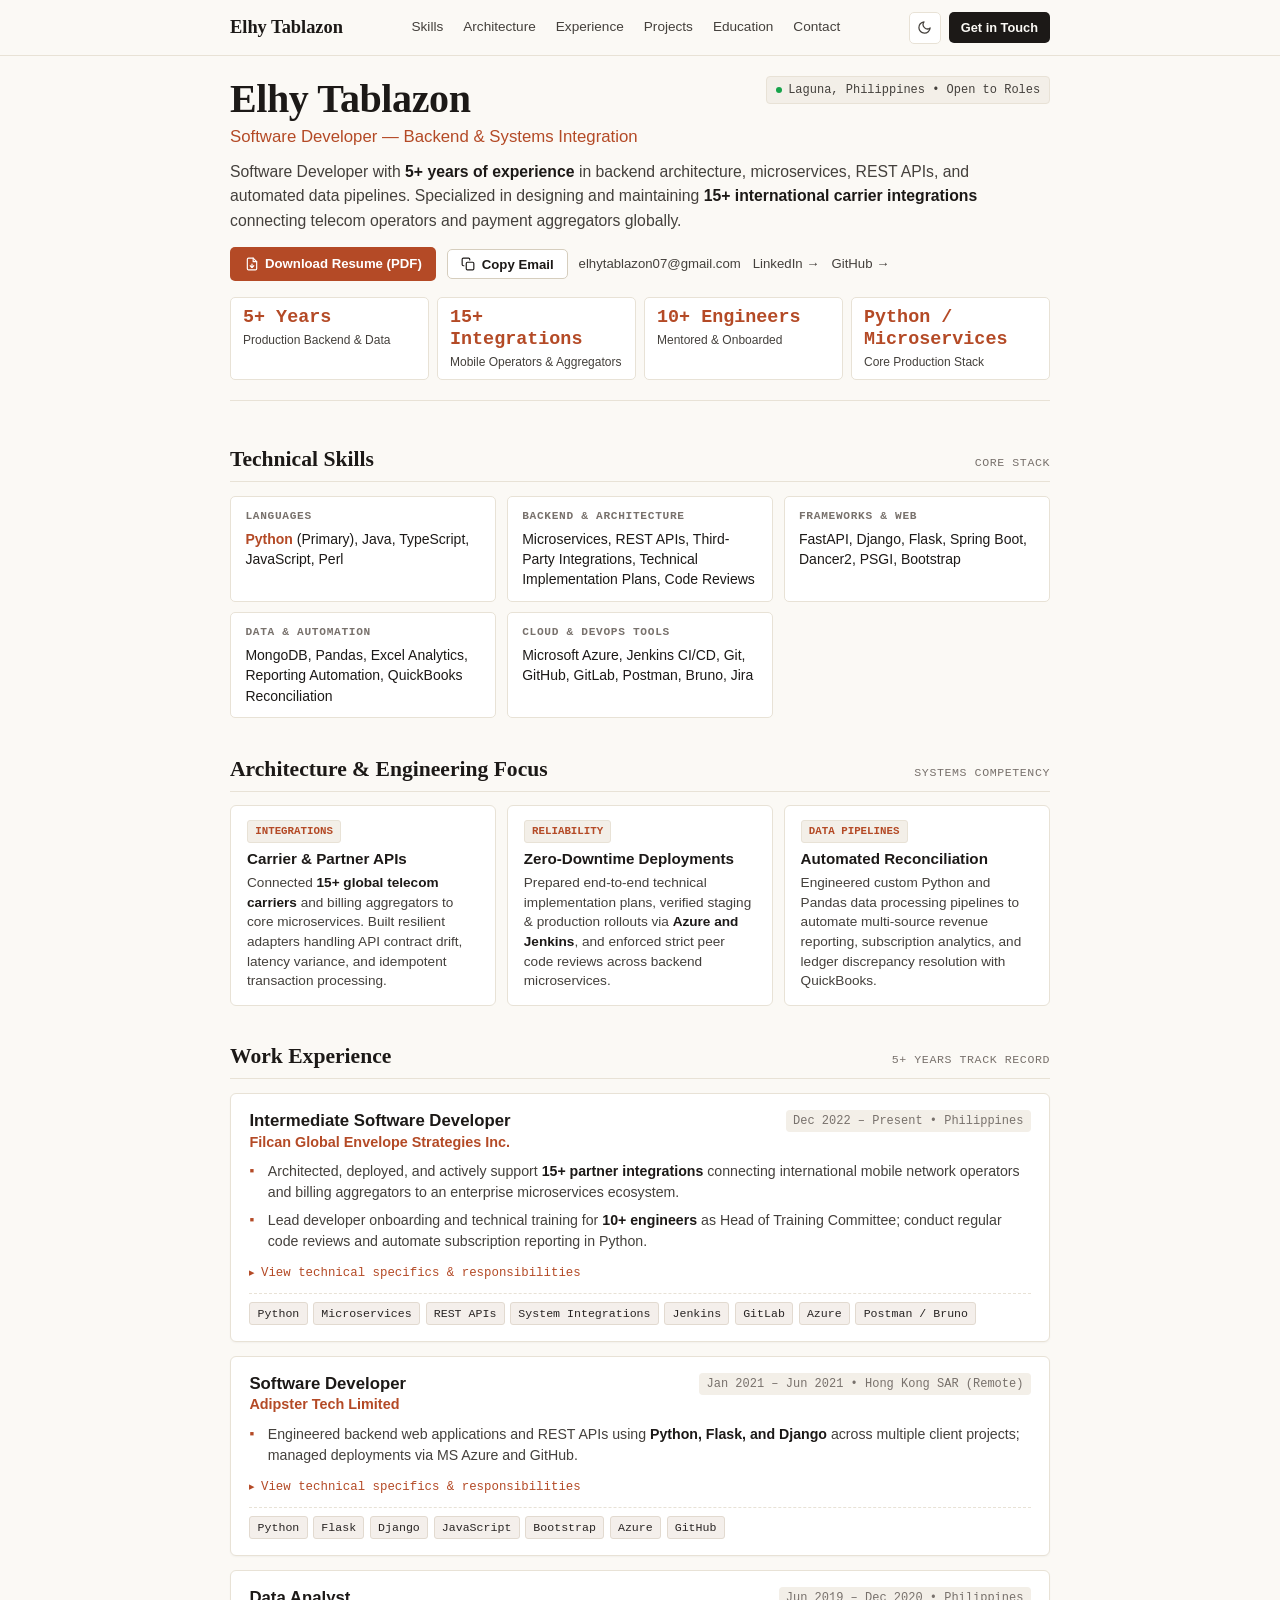
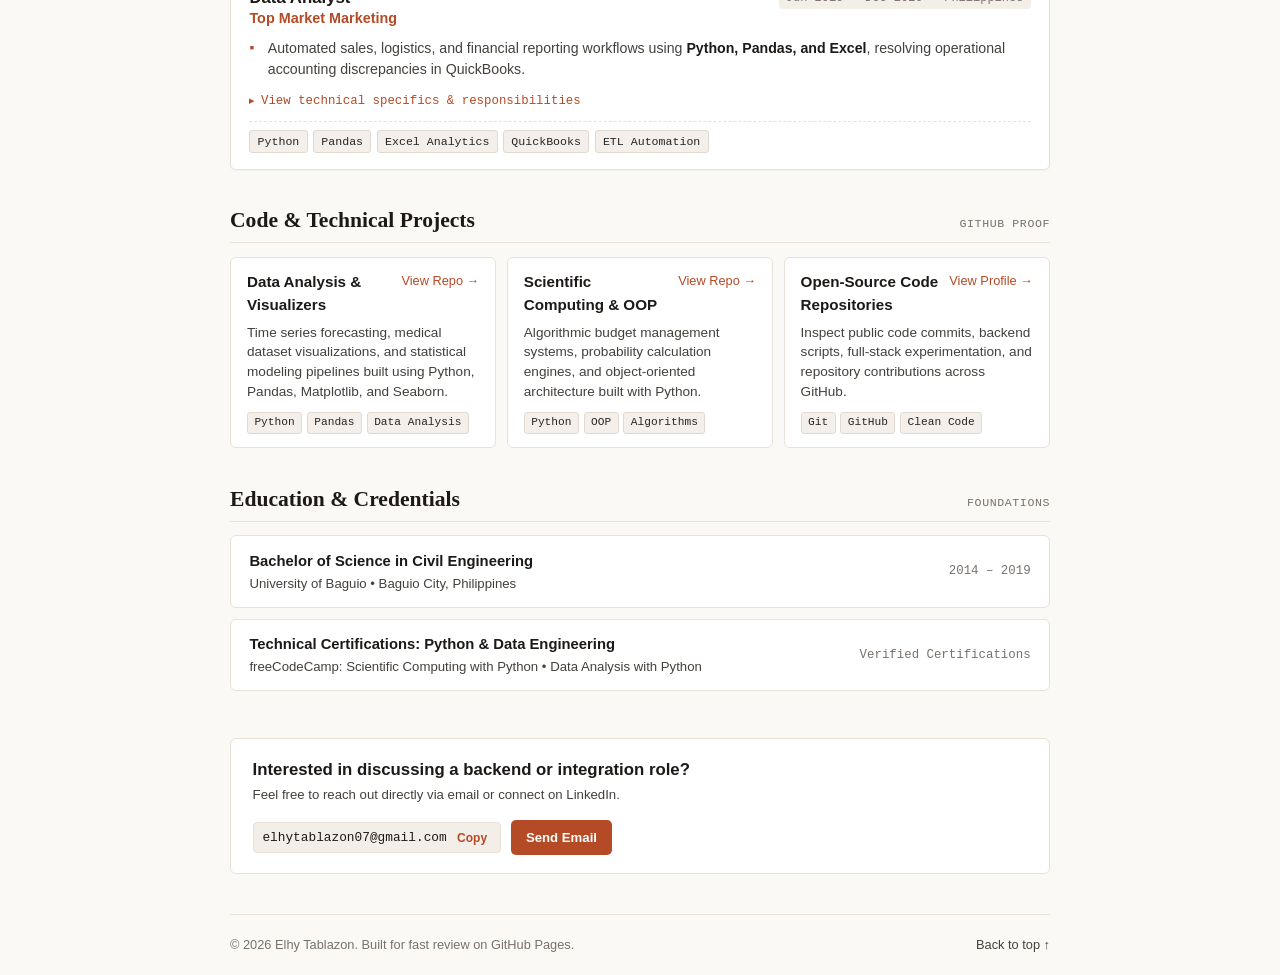
<file: index.html>
<!DOCTYPE html>
<html lang="en" data-theme="light">
<head>
  <meta charset="UTF-8">
  <meta name="viewport" content="width=device-width, initial-scale=1.0, viewport-fit=cover">
  <title>Elhy Tablazon — Software Developer</title>
  <meta name="description" content="Portfolio of Elhy Tablazon — Software Developer with 5+ years of experience in backend development, systems integrations, microservices, and data analysis.">
  <meta name="author" content="Elhy Tablazon">

  <!-- OpenGraph Metadata -->
  <meta property="og:title" content="Elhy Tablazon — Software Developer">
  <meta property="og:description" content="5+ years in backend engineering, microservices, telecom integrations, and Python data pipelines.">
  <meta property="og:type" content="website">
  <meta property="og:url" content="https://atelicious.github.io/">

  <link rel="stylesheet" href="./styles.css">
</head>
<body>

  <!-- ==========================================
       Sticky Navigation Bar
       ========================================== -->
  <header class="header-nav">
    <div class="container nav-inner">
      <a href="#overview" class="nav-brand" aria-label="Elhy Tablazon">
        Elhy Tablazon
      </a>

      <nav class="nav-menu" id="nav-menu">
        <a href="#skills">Skills</a>
        <a href="#architecture">Architecture</a>
        <a href="#experience">Experience</a>
        <a href="#projects">Projects</a>
        <a href="#education">Education</a>
        <a href="#contact">Contact</a>
      </nav>

      <div class="nav-controls">
        <button class="theme-btn" id="theme-toggle" type="button" aria-label="Toggle theme">
          <svg viewBox="0 0 24 24" width="15" height="15" fill="none" stroke="currentColor" stroke-width="2" stroke-linecap="round" stroke-linejoin="round">
            <path d="M21 12.79A9 9 0 1 1 11.21 3 7 7 0 0 0 21 12.79z"></path>
          </svg>
        </button>

        <a href="#contact" class="nav-contact-btn">
          Get in Touch
        </a>

        <button class="mobile-toggle" id="mobile-toggle" type="button" aria-label="Toggle navigation menu" aria-expanded="false">
          <svg viewBox="0 0 24 24" width="18" height="18" fill="none" stroke="currentColor" stroke-width="2" stroke-linecap="round" stroke-linejoin="round">
            <line x1="3" y1="12" x2="21" y2="12"></line>
            <line x1="3" y1="6" x2="21" y2="6"></line>
            <line x1="3" y1="18" x2="21" y2="18"></line>
          </svg>
        </button>
      </div>
    </div>
  </header>

  <main class="container">
    <!-- ==========================================
         Hero: 10-Second Candidate Overview
         ========================================== -->
    <section class="hero" id="overview">
      <div class="candidate-header">
        <div class="candidate-title-row">
          <div>
            <h1 class="candidate-name">Elhy Tablazon</h1>
            <div class="candidate-role">Software Developer — Backend &amp; Systems Integration</div>
          </div>
          <div class="candidate-badge">
            <span class="status-dot"></span>
            Laguna, Philippines • Open to Roles
          </div>
        </div>

        <p class="candidate-pitch">
          Software Developer with <strong>5+ years of experience</strong> in backend architecture, microservices, REST APIs, and automated data pipelines. Specialized in designing and maintaining <strong>15+ international carrier integrations</strong> connecting telecom operators and payment aggregators globally.
        </p>

        <div class="candidate-contact-bar">
          <a href="./assets/Elhy_Tablazon_Resume.pdf" target="_blank" download="Elhy_Tablazon_Resume.pdf" class="btn-contact primary">
            <svg viewBox="0 0 24 24" width="14" height="14" fill="none" stroke="currentColor" stroke-width="2" stroke-linecap="round" stroke-linejoin="round">
              <path d="M14 2H6a2 2 0 0 0-2 2v16a2 2 0 0 0 2 2h12a2 2 0 0 0 2-2V8z"></path>
              <polyline points="14 2 14 8 20 8"></polyline>
              <line x1="12" y1="18" x2="12" y2="12"></line>
              <polyline points="9 15 12 18 15 15"></polyline>
            </svg>
            Download Resume (PDF)
          </a>

          <button class="btn-contact outline" id="copy-email-top-btn" type="button">
            <svg viewBox="0 0 24 24" width="14" height="14" fill="none" stroke="currentColor" stroke-width="2" stroke-linecap="round" stroke-linejoin="round">
              <rect x="9" y="9" width="13" height="13" rx="2" ry="2"></rect>
              <path d="M5 15H4a2 2 0 0 1-2-2V4a2 2 0 0 1 2-2h9a2 2 0 0 1 2 2v1"></path>
            </svg>
            Copy Email
          </button>

          <div class="candidate-contact-links">
            <a href="mailto:elhytablazon07@gmail.com" class="link-muted">
              elhytablazon07@gmail.com
            </a>

            <a href="https://www.linkedin.com/in/elhy-tablazon" target="_blank" rel="noopener noreferrer" class="link-muted">
              LinkedIn &rarr;
            </a>

            <a href="https://github.com/atelicious" target="_blank" rel="noopener noreferrer" class="link-muted">
              GitHub &rarr;
            </a>
          </div>
        </div>

        <div class="quick-stats-row">
          <div class="quick-stat-box">
            <div class="stat-num">5+ Years</div>
            <div class="stat-desc">Production Backend &amp; Data</div>
          </div>
          <div class="quick-stat-box">
            <div class="stat-num">15+ Integrations</div>
            <div class="stat-desc">Mobile Operators &amp; Aggregators</div>
          </div>
          <div class="quick-stat-box">
            <div class="stat-num">10+ Engineers</div>
            <div class="stat-desc">Mentored &amp; Onboarded</div>
          </div>
          <div class="quick-stat-box">
            <div class="stat-num">Python / Microservices</div>
            <div class="stat-desc">Core Production Stack</div>
          </div>
        </div>
      </div>
    </section>

    <!-- ==========================================
         Technical Skills Matrix (On Top of Work Exp)
         ========================================== -->
    <section class="section" id="skills">
      <h2 class="section-title">
        Technical Skills
        <span class="section-hint">Core Stack</span>
      </h2>

      <div class="skills-grid">
        <div class="skill-box">
          <div class="skill-category">Languages</div>
          <div class="skill-items">
            <strong>Python</strong> (Primary), Java, TypeScript, JavaScript, Perl
          </div>
        </div>

        <div class="skill-box">
          <div class="skill-category">Backend &amp; Architecture</div>
          <div class="skill-items">
            Microservices, REST APIs, Third-Party Integrations, Technical Implementation Plans, Code Reviews
          </div>
        </div>

        <div class="skill-box">
          <div class="skill-category">Frameworks &amp; Web</div>
          <div class="skill-items">
            FastAPI, Django, Flask, Spring Boot, Dancer2, PSGI, Bootstrap
          </div>
        </div>

        <div class="skill-box">
          <div class="skill-category">Data &amp; Automation</div>
          <div class="skill-items">
            MongoDB, Pandas, Excel Analytics, Reporting Automation, QuickBooks Reconciliation
          </div>
        </div>

        <div class="skill-box">
          <div class="skill-category">Cloud &amp; DevOps Tools</div>
          <div class="skill-items">
            Microsoft Azure, Jenkins CI/CD, Git, GitHub, GitLab, Postman, Bruno, Jira
          </div>
        </div>
      </div>
    </section>

    <!-- ==========================================
         Engineering Architecture & Production Focus
         What technical interviewers want to see
         ========================================== -->
    <section class="section" id="architecture">
      <h2 class="section-title">
        Architecture &amp; Engineering Focus
        <span class="section-hint">Systems Competency</span>
      </h2>

      <div class="arch-grid">
        <div class="arch-card">
          <div>
            <div class="arch-card-header">
              <span class="arch-pill">Integrations</span>
            </div>
            <h3 class="arch-title">Carrier &amp; Partner APIs</h3>
            <p class="arch-desc">
              Connected <strong>15+ global telecom carriers</strong> and billing aggregators to core microservices. Built resilient adapters handling API contract drift, latency variance, and idempotent transaction processing.
            </p>
          </div>
        </div>

        <div class="arch-card">
          <div>
            <div class="arch-card-header">
              <span class="arch-pill">Reliability</span>
            </div>
            <h3 class="arch-title">Zero-Downtime Deployments</h3>
            <p class="arch-desc">
              Prepared end-to-end technical implementation plans, verified staging &amp; production rollouts via <strong>Azure and Jenkins</strong>, and enforced strict peer code reviews across backend microservices.
            </p>
          </div>
        </div>

        <div class="arch-card">
          <div>
            <div class="arch-card-header">
              <span class="arch-pill">Data Pipelines</span>
            </div>
            <h3 class="arch-title">Automated Reconciliation</h3>
            <p class="arch-desc">
              Engineered custom Python and Pandas data processing pipelines to automate multi-source revenue reporting, subscription analytics, and ledger discrepancy resolution with QuickBooks.
            </p>
          </div>
        </div>
      </div>
    </section>

    <!-- ==========================================
         Work Experience (Executive Highlights + Collapsible Details)
         ========================================== -->
    <section class="section" id="experience">
      <h2 class="section-title">
        Work Experience
        <span class="section-hint">5+ Years Track Record</span>
      </h2>

      <div class="experience-list">
        <!-- Job 1 -->
        <article class="job-card">
          <div class="job-header">
            <div>
              <h3 class="job-role">Intermediate Software Developer</h3>
              <div class="job-company">Filcan Global Envelope Strategies Inc.</div>
            </div>
            <span class="job-dates">Dec 2022 – Present • Philippines</span>
          </div>

          <ul class="job-bullets">
            <li>
              Architected, deployed, and actively support <strong>15+ partner integrations</strong> connecting international mobile network operators and billing aggregators to an enterprise microservices ecosystem.
            </li>
            <li>
              Lead developer onboarding and technical training for <strong>10+ engineers</strong> as Head of Training Committee; conduct regular code reviews and automate subscription reporting in Python.
            </li>
          </ul>

          <details class="job-details">
            <summary class="job-details-toggle">
              <span class="toggle-icon">▸</span> View technical specifics &amp; responsibilities
            </summary>
            <ul class="job-expanded-content">
              <li>Analyzed partner technical specifications, clarified requirements with external partner POCs, and identified impacted microservices early to mitigate risks.</li>
              <li>Prepared comprehensive technical implementation plans and maintained deployment roadmaps across test, staging, and production environments.</li>
              <li>Investigated bugs, handled ongoing integration maintenance, and adapted services as partner requirements and external protocols evolved.</li>
              <li>Performed peer code reviews to ensure robust error handling, security compliance, and microservice consistency.</li>
              <li>Created custom Python data scripts for recurring sales and subscription revenue reporting.</li>
            </ul>
          </details>

          <div class="job-tech-row">
            <span class="tech-tag">Python</span>
            <span class="tech-tag">Microservices</span>
            <span class="tech-tag">REST APIs</span>
            <span class="tech-tag">System Integrations</span>
            <span class="tech-tag">Jenkins</span>
            <span class="tech-tag">GitLab</span>
            <span class="tech-tag">Azure</span>
            <span class="tech-tag">Postman / Bruno</span>
          </div>
        </article>

        <!-- Job 2 -->
        <article class="job-card">
          <div class="job-header">
            <div>
              <h3 class="job-role">Software Developer</h3>
              <div class="job-company">Adipster Tech Limited</div>
            </div>
            <span class="job-dates">Jan 2021 – Jun 2021 • Hong Kong SAR (Remote)</span>
          </div>

          <ul class="job-bullets">
            <li>
              Engineered backend web applications and REST APIs using <strong>Python, Flask, and Django</strong> across multiple client projects; managed deployments via MS Azure and GitHub.
            </li>
          </ul>

          <details class="job-details">
            <summary class="job-details-toggle">
              <span class="toggle-icon">▸</span> View technical specifics &amp; responsibilities
            </summary>
            <ul class="job-expanded-content">
              <li>Implemented end-user features and diagnosed cross-stack defects across backend models and frontend views.</li>
              <li>Handled frontend responsive layout bug fixes using vanilla JavaScript and Bootstrap.</li>
              <li>Collaborated on agile deployment workflows and version control using Microsoft Azure and Git/GitHub.</li>
            </ul>
          </details>

          <div class="job-tech-row">
            <span class="tech-tag">Python</span>
            <span class="tech-tag">Flask</span>
            <span class="tech-tag">Django</span>
            <span class="tech-tag">JavaScript</span>
            <span class="tech-tag">Bootstrap</span>
            <span class="tech-tag">Azure</span>
            <span class="tech-tag">GitHub</span>
          </div>
        </article>

        <!-- Job 3 -->
        <article class="job-card">
          <div class="job-header">
            <div>
              <h3 class="job-role">Data Analyst</h3>
              <div class="job-company">Top Market Marketing</div>
            </div>
            <span class="job-dates">Jun 2019 – Dec 2020 • Philippines</span>
          </div>

          <ul class="job-bullets">
            <li>
              Automated sales, logistics, and financial reporting workflows using <strong>Python, Pandas, and Excel</strong>, resolving operational accounting discrepancies in QuickBooks.
            </li>
          </ul>

          <details class="job-details">
            <summary class="job-details-toggle">
              <span class="toggle-icon">▸</span> View technical specifics &amp; responsibilities
            </summary>
            <ul class="job-expanded-content">
              <li>Analyzed multi-source operational datasets to generate strategic reports for executive leadership.</li>
              <li>Built automated data extraction, cleaning, and transformation pipelines using Python and Pandas.</li>
              <li>Investigated ledger discrepancies and supported financial audit readiness using QuickBooks.</li>
            </ul>
          </details>

          <div class="job-tech-row">
            <span class="tech-tag">Python</span>
            <span class="tech-tag">Pandas</span>
            <span class="tech-tag">Excel Analytics</span>
            <span class="tech-tag">QuickBooks</span>
            <span class="tech-tag">ETL Automation</span>
          </div>
        </article>
      </div>
    </section>

    <!-- ==========================================
         Selected Technical Projects & Code Samples
         Direct Proof of Code Craftsmanship
         ========================================== -->
    <section class="section" id="projects">
      <h2 class="section-title">
        Code &amp; Technical Projects
        <span class="section-hint">GitHub Proof</span>
      </h2>

      <div class="projects-grid">
        <div class="project-card">
          <div>
            <div class="project-top-row">
              <h3 class="project-name">Data Analysis &amp; Visualizers</h3>
              <a href="https://github.com/atelicious/projects-under-dawp-fcc" target="_blank" rel="noopener noreferrer" class="project-link-icon">
                View Repo &rarr;
              </a>
            </div>
            <p class="project-desc">
              Time series forecasting, medical dataset visualizations, and statistical modeling pipelines built using Python, Pandas, Matplotlib, and Seaborn.
            </p>
          </div>
          <div class="project-tags">
            <span class="project-tag">Python</span>
            <span class="project-tag">Pandas</span>
            <span class="project-tag">Data Analysis</span>
          </div>
        </div>

        <div class="project-card">
          <div>
            <div class="project-top-row">
              <h3 class="project-name">Scientific Computing &amp; OOP</h3>
              <a href="https://github.com/atelicious/projects-under-scwp-fcc" target="_blank" rel="noopener noreferrer" class="project-link-icon">
                View Repo &rarr;
              </a>
            </div>
            <p class="project-desc">
              Algorithmic budget management systems, probability calculation engines, and object-oriented architecture built with Python.
            </p>
          </div>
          <div class="project-tags">
            <span class="project-tag">Python</span>
            <span class="project-tag">OOP</span>
            <span class="project-tag">Algorithms</span>
          </div>
        </div>

        <div class="project-card">
          <div>
            <div class="project-top-row">
              <h3 class="project-name">Open-Source Code Repositories</h3>
              <a href="https://github.com/atelicious" target="_blank" rel="noopener noreferrer" class="project-link-icon">
                View Profile &rarr;
              </a>
            </div>
            <p class="project-desc">
              Inspect public code commits, backend scripts, full-stack experimentation, and repository contributions across GitHub.
            </p>
          </div>
          <div class="project-tags">
            <span class="project-tag">Git</span>
            <span class="project-tag">GitHub</span>
            <span class="project-tag">Clean Code</span>
          </div>
        </div>
      </div>
    </section>

    <!-- ==========================================
         Education & Certifications
         ========================================== -->
    <section class="section" id="education">
      <h2 class="section-title">
        Education &amp; Credentials
        <span class="section-hint">Foundations</span>
      </h2>

      <div style="display: flex; flex-direction: column; gap: 0.65rem;">
        <div class="edu-card">
          <div>
            <div class="edu-main">Bachelor of Science in Civil Engineering</div>
            <div class="edu-sub">University of Baguio • Baguio City, Philippines</div>
          </div>
          <div class="edu-period">2014 – 2019</div>
        </div>

        <div class="edu-card">
          <div>
            <div class="edu-main">Technical Certifications: Python &amp; Data Engineering</div>
            <div class="edu-sub">freeCodeCamp: Scientific Computing with Python &bull; Data Analysis with Python</div>
          </div>
          <div class="edu-period">Verified Certifications</div>
        </div>
      </div>
    </section>

    <!-- ==========================================
         Direct Contact Banner
         ========================================== -->
    <section class="section" id="contact">
      <div class="contact-card">
        <div class="contact-text">
          <h3>Interested in discussing a backend or integration role?</h3>
          <p>Feel free to reach out directly via email or connect on LinkedIn.</p>
        </div>

        <div class="contact-actions">
          <div class="email-copy-bar">
            <span>elhytablazon07@gmail.com</span>
            <button class="btn-inline-copy" id="copy-email-btn" type="button">Copy</button>
          </div>

          <a href="mailto:elhytablazon07@gmail.com" class="btn-contact primary">
            Send Email
          </a>
        </div>
      </div>
    </section>

    <!-- ==========================================
         Footer
         ========================================== -->
    <footer class="footer">
      <div>&copy; 2026 Elhy Tablazon. Built for fast review on GitHub Pages.</div>
      <div>
        <a href="#overview">Back to top &uarr;</a>
      </div>
    </footer>
  </main>

  <!-- Toast for Email Copy Notification -->
  <div class="toast-msg" id="toast" role="status" aria-live="polite">
    Copied elhytablazon07@gmail.com to clipboard
  </div>

  <script src="./script.js"></script>
</body>
</html>
</file>
<file: styles.css>
/* ==========================================================================
   Recruiter-Optimized Design Tokens & Layout
   High Information Density, Architectural Signal, Zero-Fluff, Responsive
   ========================================================================== */
:root {
  /* Warm Paper & Clean Minimalist Palette */
  --bg-primary: #FBF9F5;
  --bg-surface: #FFFFFF;
  --bg-subtle: #F3EFE8;
  --border-subtle: #E8E2D6;
  --border-strong: #D6CEBE;
  
  --text-primary: #1C1917;    /* Deep warm charcoal */
  --text-secondary: #44403C;  /* Crisp dark neutral */
  --text-muted: #78716C;      /* Readable metadata */
  
  --accent: #B44A26;          /* Refined terracotta */
  --accent-hover: #8C3417;
  --accent-light: #FBEFEA;
  
  --tag-bg: #F4EFEB;
  --tag-color: #292524;
  --tag-border: #E2DAD0;
  
  --nav-bg: rgba(251, 249, 245, 0.96);
  --shadow-sm: 0 1px 2px rgba(28, 25, 23, 0.04);
  --shadow-md: 0 4px 8px rgba(28, 25, 23, 0.04);
  
  --font-serif: "Newsreader", "Charter", "Bitstream Charter", Cambria, Georgia, serif;
  --font-sans: -apple-system, BlinkMacSystemFont, "Segoe UI", Roboto, "Helvetica Neue", Arial, sans-serif;
  --font-mono: "JetBrains Mono", ui-monospace, SFMono-Regular, Menlo, Monaco, Consolas, monospace;
}

[data-theme="dark"] {
  --bg-primary: #181716;
  --bg-surface: #201E1C;
  --bg-subtle: #292623;
  --border-subtle: #332F2A;
  --border-strong: #47413B;
  
  --text-primary: #F5F2EB;
  --text-secondary: #C7C0B5;
  --text-muted: #8E867C;
  
  --accent: #E06C47;
  --accent-hover: #F0805C;
  --accent-light: rgba(224, 108, 71, 0.12);
  
  --tag-bg: #292622;
  --tag-color: #E2DBD2;
  --tag-border: #3D3831;
  
  --nav-bg: rgba(24, 23, 22, 0.96);
  --shadow-sm: 0 1px 3px rgba(0, 0, 0, 0.3);
  --shadow-md: 0 4px 10px rgba(0, 0, 0, 0.4);
}

/* ==========================================================================
   Reset & Base
   ========================================================================== */
*, *::before, *::after {
  box-sizing: border-box;
  margin: 0;
  padding: 0;
}

html {
  scroll-behavior: smooth;
  scroll-padding-top: 4.25rem;
}

body {
  background-color: var(--bg-primary);
  color: var(--text-primary);
  font-family: var(--font-sans);
  line-height: 1.5;
  font-size: 0.95rem;
  transition: background-color 0.2s ease, color 0.2s ease;
  -webkit-font-smoothing: antialiased;
  overflow-x: hidden;
  width: 100%;
}

.mono {
  font-family: var(--font-mono);
}

a {
  color: var(--accent);
  text-decoration: none;
  transition: color 0.15s ease;
}

a:hover {
  color: var(--accent-hover);
}

.container {
  width: 100%;
  max-width: 860px;
  margin: 0 auto;
  padding: 0 1.25rem;
}

/* ==========================================================================
   Sticky Header & Navigation
   ========================================================================== */
.header-nav {
  position: fixed;
  top: 0;
  left: 0;
  right: 0;
  height: 3.5rem;
  background-color: var(--nav-bg);
  backdrop-filter: blur(10px);
  -webkit-backdrop-filter: blur(10px);
  border-bottom: 1px solid var(--border-subtle);
  z-index: 1000;
  display: flex;
  align-items: center;
}

.nav-inner {
  display: flex;
  align-items: center;
  justify-content: space-between;
  width: 100%;
  gap: 1rem;
}

.nav-brand {
  font-family: var(--font-serif);
  font-size: 1.15rem;
  font-weight: 600;
  color: var(--text-primary);
  white-space: nowrap;
  flex-shrink: 0;
}

.nav-menu {
  display: flex;
  align-items: center;
  gap: 1.25rem;
}

.nav-menu a {
  color: var(--text-secondary);
  font-size: 0.85rem;
  font-weight: 500;
  transition: color 0.15s ease;
  white-space: nowrap;
}

.nav-menu a:hover,
.nav-menu a.active {
  color: var(--accent);
}

.nav-controls {
  display: flex;
  align-items: center;
  gap: 0.5rem;
  flex-shrink: 0;
}

.theme-btn {
  background: var(--bg-surface);
  border: 1px solid var(--border-subtle);
  color: var(--text-secondary);
  width: 2rem;
  height: 2rem;
  border-radius: 5px;
  cursor: pointer;
  display: flex;
  align-items: center;
  justify-content: center;
  transition: border-color 0.15s ease, color 0.15s ease;
  flex-shrink: 0;
}

.theme-btn:hover {
  border-color: var(--accent);
  color: var(--accent);
}

.nav-contact-btn {
  display: inline-flex;
  align-items: center;
  justify-content: center;
  font-size: 0.8rem;
  font-weight: 600;
  padding: 0.35rem 0.75rem;
  border-radius: 5px;
  background-color: var(--text-primary);
  color: var(--bg-primary) !important;
  transition: background-color 0.15s ease;
  white-space: nowrap;
}

.nav-contact-btn:hover {
  background-color: var(--accent);
  color: #FFFFFF !important;
}

.mobile-toggle {
  display: none;
  background: var(--bg-surface);
  border: 1px solid var(--border-subtle);
  color: var(--text-primary);
  width: 2rem;
  height: 2rem;
  border-radius: 5px;
  cursor: pointer;
  align-items: center;
  justify-content: center;
  padding: 0;
  flex-shrink: 0;
}

.mobile-toggle:hover {
  border-color: var(--accent);
  color: var(--accent);
}

/* ==========================================
   Hero: Scannable 10-Second Candidate Overview
   ========================================== */
.hero {
  padding: 4.75rem 0 1rem;
}

.candidate-header {
  border-bottom: 1px solid var(--border-subtle);
  padding-bottom: 1.25rem;
}

.candidate-title-row {
  display: flex;
  justify-content: space-between;
  align-items: flex-start;
  flex-wrap: wrap;
  gap: 0.5rem;
}

.candidate-name {
  font-family: var(--font-serif);
  font-size: clamp(1.85rem, 4vw, 2.5rem);
  font-weight: 600;
  line-height: 1.15;
  color: var(--text-primary);
  letter-spacing: -0.01em;
}

.candidate-role {
  font-size: 1.05rem;
  font-weight: 500;
  color: var(--accent);
  margin-top: 0.15rem;
}

.candidate-badge {
  display: inline-flex;
  align-items: center;
  gap: 0.4rem;
  font-family: var(--font-mono);
  font-size: 0.75rem;
  background-color: var(--bg-subtle);
  border: 1px solid var(--border-subtle);
  color: var(--text-secondary);
  padding: 0.25rem 0.55rem;
  border-radius: 4px;
  white-space: nowrap;
}

.status-dot {
  width: 6px;
  height: 6px;
  border-radius: 50%;
  background-color: #16A34A;
  flex-shrink: 0;
}

.candidate-pitch {
  font-size: 0.985rem;
  color: var(--text-secondary);
  line-height: 1.55;
  margin-top: 0.65rem;
  max-width: 760px;
}

.candidate-pitch strong {
  color: var(--text-primary);
}

/* Action & Contact Bar */
.candidate-contact-bar {
  display: flex;
  flex-wrap: wrap;
  align-items: center;
  gap: 0.65rem;
  margin-top: 0.85rem;
}

.btn-contact {
  display: inline-flex;
  align-items: center;
  justify-content: center;
  gap: 0.4rem;
  font-size: 0.825rem;
  font-weight: 600;
  padding: 0.4rem 0.85rem;
  border-radius: 5px;
  cursor: pointer;
  border: 1px solid transparent;
  transition: all 0.15s ease;
  white-space: nowrap;
}

.btn-contact.primary {
  background-color: var(--accent);
  color: #FFFFFF !important;
}

.btn-contact.primary:hover {
  background-color: var(--accent-hover);
}

.btn-contact.outline {
  background-color: var(--bg-surface);
  border-color: var(--border-strong);
  color: var(--text-primary);
}

.btn-contact.outline:hover {
  border-color: var(--accent);
  color: var(--accent);
}

.candidate-contact-links {
  display: flex;
  flex-wrap: wrap;
  align-items: center;
  gap: 0.75rem;
}

.link-muted {
  font-size: 0.825rem;
  font-weight: 500;
  color: var(--text-secondary);
  display: inline-flex;
  align-items: center;
  gap: 0.25rem;
  white-space: nowrap;
}

.link-muted:hover {
  color: var(--accent);
}

/* Quick Metrics Row */
.quick-stats-row {
  display: grid;
  grid-template-columns: repeat(4, 1fr);
  gap: 0.5rem;
  margin-top: 1rem;
}

.quick-stat-box {
  background-color: var(--bg-surface);
  border: 1px solid var(--border-subtle);
  border-radius: 5px;
  padding: 0.55rem 0.75rem;
}

.stat-num {
  font-family: var(--font-mono);
  font-size: 1.15rem;
  font-weight: 700;
  color: var(--accent);
  line-height: 1.2;
  word-break: break-word;
}

.stat-desc {
  font-size: 0.75rem;
  color: var(--text-secondary);
  font-weight: 500;
  margin-top: 0.15rem;
  line-height: 1.35;
}

/* ==========================================
   Section Headers (Tight & Clean)
   ========================================== */
.section {
  padding: 1.65rem 0 0.5rem;
}

.section-title {
  font-family: var(--font-serif);
  font-size: 1.35rem;
  font-weight: 600;
  color: var(--text-primary);
  border-bottom: 1.5px solid var(--border-subtle);
  padding-bottom: 0.35rem;
  margin-bottom: 0.85rem;
  display: flex;
  align-items: baseline;
  justify-content: space-between;
}

.section-title .section-hint {
  font-family: var(--font-mono);
  font-size: 0.725rem;
  color: var(--text-muted);
  font-weight: 400;
  text-transform: uppercase;
  letter-spacing: 0.05em;
}

/* ==========================================
   Skills Matrix: Compact Visual Grid
   ========================================== */
.skills-grid {
  display: grid;
  grid-template-columns: repeat(auto-fit, minmax(240px, 1fr));
  gap: 0.65rem;
}

.skill-box {
  background-color: var(--bg-surface);
  border: 1px solid var(--border-subtle);
  border-radius: 5px;
  padding: 0.7rem 0.9rem;
}

.skill-category {
  font-family: var(--font-mono);
  font-size: 0.7rem;
  color: var(--text-muted);
  text-transform: uppercase;
  letter-spacing: 0.06em;
  font-weight: 600;
  margin-bottom: 0.25rem;
}

.skill-items {
  font-size: 0.875rem;
  color: var(--text-primary);
  line-height: 1.45;
}

.skill-items strong {
  color: var(--accent);
}

/* ==========================================
   Architecture & Production Highlights (New)
   Shows Technical Interviewers HOW You Solve Hard Problems
   ========================================== */
.arch-grid {
  display: grid;
  grid-template-columns: repeat(auto-fit, minmax(250px, 1fr));
  gap: 0.65rem;
}

.arch-card {
  background-color: var(--bg-surface);
  border: 1px solid var(--border-subtle);
  border-radius: 6px;
  padding: 0.85rem 1rem;
  display: flex;
  flex-direction: column;
  justify-content: space-between;
}

.arch-card-header {
  display: flex;
  align-items: center;
  gap: 0.45rem;
  margin-bottom: 0.4rem;
}

.arch-pill {
  font-family: var(--font-mono);
  font-size: 0.675rem;
  background-color: var(--bg-subtle);
  border: 1px solid var(--border-subtle);
  color: var(--accent);
  padding: 0.15rem 0.45rem;
  border-radius: 3px;
  font-weight: 600;
  text-transform: uppercase;
}

.arch-title {
  font-size: 0.95rem;
  font-weight: 700;
  color: var(--text-primary);
  line-height: 1.3;
}

.arch-desc {
  font-size: 0.85rem;
  color: var(--text-secondary);
  line-height: 1.45;
  margin-top: 0.25rem;
}

.arch-desc strong {
  color: var(--text-primary);
}

/* ==========================================
   Work Experience: High Impact & Collapsible
   ========================================== */
.experience-list {
  display: flex;
  flex-direction: column;
  gap: 0.85rem;
}

.job-card {
  background-color: var(--bg-surface);
  border: 1px solid var(--border-subtle);
  border-radius: 6px;
  padding: 1rem 1.15rem;
  box-shadow: var(--shadow-sm);
}

.job-header {
  display: flex;
  justify-content: space-between;
  align-items: flex-start;
  flex-wrap: wrap;
  gap: 0.35rem;
  margin-bottom: 0.5rem;
}

.job-role {
  font-size: 1.05rem;
  font-weight: 700;
  color: var(--text-primary);
  line-height: 1.3;
}

.job-company {
  font-size: 0.9rem;
  font-weight: 600;
  color: var(--accent);
}

.job-dates {
  font-family: var(--font-mono);
  font-size: 0.75rem;
  color: var(--text-muted);
  background-color: var(--bg-subtle);
  padding: 0.15rem 0.45rem;
  border-radius: 4px;
  white-space: nowrap;
}

.job-bullets {
  list-style: none;
  display: flex;
  flex-direction: column;
  gap: 0.4rem;
  margin-bottom: 0.45rem;
}

.job-bullets li {
  position: relative;
  padding-left: 1.15rem;
  color: var(--text-secondary);
  font-size: 0.885rem;
  line-height: 1.5;
}

.job-bullets li::before {
  content: '▪';
  position: absolute;
  left: 0;
  color: var(--accent);
  font-size: 0.85rem;
}

.job-bullets li strong {
  color: var(--text-primary);
  font-weight: 600;
}

/* Collapsible Progressive Disclosure */
.job-details {
  margin-top: 0.35rem;
  margin-bottom: 0.5rem;
}

.job-details-toggle {
  cursor: pointer;
  font-family: var(--font-mono);
  font-size: 0.775rem;
  color: var(--accent);
  font-weight: 500;
  user-select: none;
  display: inline-flex;
  align-items: center;
  gap: 0.35rem;
  padding: 0.15rem 0;
  list-style: none;
}

.job-details-toggle::-webkit-details-marker {
  display: none;
}

.job-details-toggle:hover {
  text-decoration: underline;
}

.job-details[open] .toggle-icon {
  transform: rotate(90deg);
}

.toggle-icon {
  display: inline-block;
  transition: transform 0.15s ease;
  font-size: 0.7rem;
}

.job-expanded-content {
  margin-top: 0.45rem;
  padding-left: 0.75rem;
  border-left: 2px solid var(--border-subtle);
  display: flex;
  flex-direction: column;
  gap: 0.35rem;
}

.job-expanded-content li {
  position: relative;
  padding-left: 0.85rem;
  color: var(--text-secondary);
  font-size: 0.85rem;
  line-height: 1.45;
  list-style: none;
}

.job-expanded-content li::before {
  content: '–';
  position: absolute;
  left: 0;
  color: var(--text-muted);
}

.job-tech-row {
  display: flex;
  flex-wrap: wrap;
  align-items: center;
  gap: 0.35rem;
  padding-top: 0.5rem;
  border-top: 1px dashed var(--border-subtle);
}

.tech-tag {
  font-family: var(--font-mono);
  font-size: 0.725rem;
  background-color: var(--tag-bg);
  color: var(--tag-color);
  border: 1px solid var(--tag-border);
  padding: 0.12rem 0.45rem;
  border-radius: 3px;
  white-space: nowrap;
}

/* ==========================================
   Selected Technical Projects / Code Proof (New)
   Direct code visibility for technical interviewers
   ========================================== */
.projects-grid {
  display: grid;
  grid-template-columns: repeat(auto-fit, minmax(250px, 1fr));
  gap: 0.65rem;
}

.project-card {
  background-color: var(--bg-surface);
  border: 1px solid var(--border-subtle);
  border-radius: 6px;
  padding: 0.85rem 1rem;
  display: flex;
  flex-direction: column;
  justify-content: space-between;
  transition: border-color 0.15s ease, box-shadow 0.15s ease;
}

.project-card:hover {
  border-color: var(--border-strong);
  box-shadow: var(--shadow-sm);
}

.project-top-row {
  display: flex;
  justify-content: space-between;
  align-items: flex-start;
  gap: 0.5rem;
  margin-bottom: 0.35rem;
}

.project-name {
  font-size: 0.95rem;
  font-weight: 700;
  color: var(--text-primary);
}

.project-link-icon {
  font-size: 0.8rem;
  color: var(--accent);
  display: inline-flex;
  align-items: center;
  gap: 0.2rem;
  white-space: nowrap;
}

.project-desc {
  font-size: 0.85rem;
  color: var(--text-secondary);
  line-height: 1.45;
  margin-bottom: 0.65rem;
}

.project-tags {
  display: flex;
  flex-wrap: wrap;
  gap: 0.3rem;
}

.project-tag {
  font-family: var(--font-mono);
  font-size: 0.7rem;
  background-color: var(--tag-bg);
  color: var(--tag-color);
  padding: 0.1rem 0.4rem;
  border-radius: 3px;
  border: 1px solid var(--tag-border);
}

/* ==========================================
   Education & Background
   ========================================== */
.edu-card {
  background-color: var(--bg-surface);
  border: 1px solid var(--border-subtle);
  border-radius: 6px;
  padding: 0.85rem 1.15rem;
  display: flex;
  justify-content: space-between;
  align-items: center;
  flex-wrap: wrap;
  gap: 0.5rem;
}

.edu-main {
  font-size: 0.925rem;
  font-weight: 600;
  color: var(--text-primary);
}

.edu-sub {
  font-size: 0.825rem;
  color: var(--text-secondary);
  margin-top: 0.1rem;
}

.edu-period {
  font-family: var(--font-mono);
  font-size: 0.775rem;
  color: var(--text-muted);
  white-space: nowrap;
}

/* ==========================================
   Direct Contact Banner
   ========================================== */
.contact-card {
  background-color: var(--bg-surface);
  border: 1px solid var(--border-subtle);
  border-radius: 6px;
  padding: 1.15rem 1.35rem;
  margin-top: 0.75rem;
  display: flex;
  justify-content: space-between;
  align-items: center;
  flex-wrap: wrap;
  gap: 1rem;
}

.contact-text h3 {
  font-size: 1.05rem;
  font-weight: 700;
  color: var(--text-primary);
}

.contact-text p {
  font-size: 0.825rem;
  color: var(--text-secondary);
  margin-top: 0.15rem;
}

.contact-actions {
  display: flex;
  align-items: center;
  gap: 0.65rem;
  flex-wrap: wrap;
}

.email-copy-bar {
  display: inline-flex;
  align-items: center;
  gap: 0.4rem;
  background-color: var(--bg-subtle);
  border: 1px solid var(--border-subtle);
  border-radius: 4px;
  padding: 0.3rem 0.55rem;
  font-family: var(--font-mono);
  font-size: 0.8rem;
}

.email-copy-bar span {
  overflow: hidden;
  text-overflow: ellipsis;
  white-space: nowrap;
}

.btn-inline-copy {
  background: none;
  border: none;
  color: var(--accent);
  cursor: pointer;
  font-weight: 600;
  font-size: 0.75rem;
  padding: 0.1rem 0.25rem;
  flex-shrink: 0;
}

.btn-inline-copy:hover {
  text-decoration: underline;
}

/* ==========================================
   Footer
   ========================================== */
.footer {
  margin-top: 2rem;
  padding: 1.25rem 0;
  border-top: 1px solid var(--border-subtle);
  font-size: 0.8rem;
  color: var(--text-muted);
  display: flex;
  justify-content: space-between;
  align-items: center;
  flex-wrap: wrap;
  gap: 0.5rem;
}

.footer a {
  color: var(--text-secondary);
}

.footer a:hover {
  color: var(--accent);
}

/* ==========================================
   Toast Notification
   ========================================== */
.toast-msg {
  position: fixed;
  bottom: 1.25rem;
  right: 1.25rem;
  background-color: var(--text-primary);
  color: var(--bg-primary);
  padding: 0.5rem 0.85rem;
  border-radius: 4px;
  font-size: 0.775rem;
  font-family: var(--font-mono);
  box-shadow: var(--shadow-md);
  opacity: 0;
  transform: translateY(6px);
  pointer-events: none;
  transition: all 0.2s ease;
  z-index: 2000;
  max-width: 90vw;
  text-align: center;
}

.toast-msg.active {
  opacity: 1;
  transform: translateY(0);
}

/* ==========================================
   Responsive Breakpoints & Layout Adaptations
   ========================================== */

/* Tablets & Small Laptops (<= 768px) */
@media (max-width: 768px) {
  .quick-stats-row {
    grid-template-columns: repeat(2, 1fr);
  }

  .skills-grid {
    grid-template-columns: repeat(2, 1fr);
  }

  .arch-grid,
  .projects-grid {
    grid-template-columns: repeat(2, 1fr);
  }
}

/* Mobile & Phablets (<= 640px) */
@media (max-width: 640px) {
  .container {
    padding: 0 1rem;
  }

  .header-nav {
    height: 3.25rem;
  }

  html {
    scroll-padding-top: 3.75rem;
  }

  .hero {
    padding-top: 4.25rem;
  }

  .nav-menu {
    position: fixed;
    top: 3.25rem;
    left: 0;
    right: 0;
    background-color: var(--bg-surface);
    border-bottom: 1px solid var(--border-subtle);
    flex-direction: column;
    align-items: stretch;
    padding: 0.75rem 1rem;
    gap: 0.25rem;
    box-shadow: var(--shadow-md);
    display: none;
  }

  .nav-menu.open {
    display: flex;
  }

  .nav-menu a {
    padding: 0.55rem 0.5rem;
    font-size: 0.9rem;
    border-radius: 4px;
  }

  .nav-menu a:hover {
    background-color: var(--bg-subtle);
  }

  .mobile-toggle {
    display: flex;
  }

  .candidate-title-row {
    flex-direction: column;
    align-items: flex-start;
  }

  .candidate-badge {
    margin-top: 0.25rem;
  }

  .candidate-contact-bar {
    flex-direction: column;
    align-items: stretch;
    gap: 0.5rem;
  }

  .candidate-contact-bar .btn-contact {
    width: 100%;
  }

  .candidate-contact-links {
    display: flex;
    flex-wrap: wrap;
    align-items: center;
    justify-content: flex-start;
    gap: 0.75rem;
    padding-top: 0.25rem;
  }

  .skills-grid,
  .arch-grid,
  .projects-grid {
    grid-template-columns: 1fr;
  }

  .contact-card {
    flex-direction: column;
    align-items: stretch;
  }

  .contact-actions {
    flex-direction: column;
    align-items: stretch;
    width: 100%;
  }

  .email-copy-bar {
    width: 100%;
    justify-content: space-between;
  }

  .contact-actions .btn-contact {
    width: 100%;
  }
}

/* Extra Small Mobile (<= 400px) */
@media (max-width: 400px) {
  .nav-brand {
    font-size: 1.05rem;
  }

  .nav-contact-btn {
    padding: 0.3rem 0.55rem;
    font-size: 0.75rem;
  }

  .candidate-name {
    font-size: 1.75rem;
  }

  .quick-stats-row {
    grid-template-columns: 1fr 1fr;
    gap: 0.4rem;
  }

  .quick-stat-box {
    padding: 0.5rem;
  }

  .stat-num {
    font-size: 1rem;
  }

  .stat-desc {
    font-size: 0.7rem;
  }

  .job-header {
    flex-direction: column;
    align-items: flex-start;
  }

  .job-dates {
    margin-top: 0.15rem;
  }

  .edu-card {
    flex-direction: column;
    align-items: flex-start;
  }
}

/* Very Narrow Devices (<= 330px) */
@media (max-width: 330px) {
  .quick-stats-row {
    grid-template-columns: 1fr;
  }

  .nav-brand {
    font-size: 0.95rem;
  }
}
</file>
